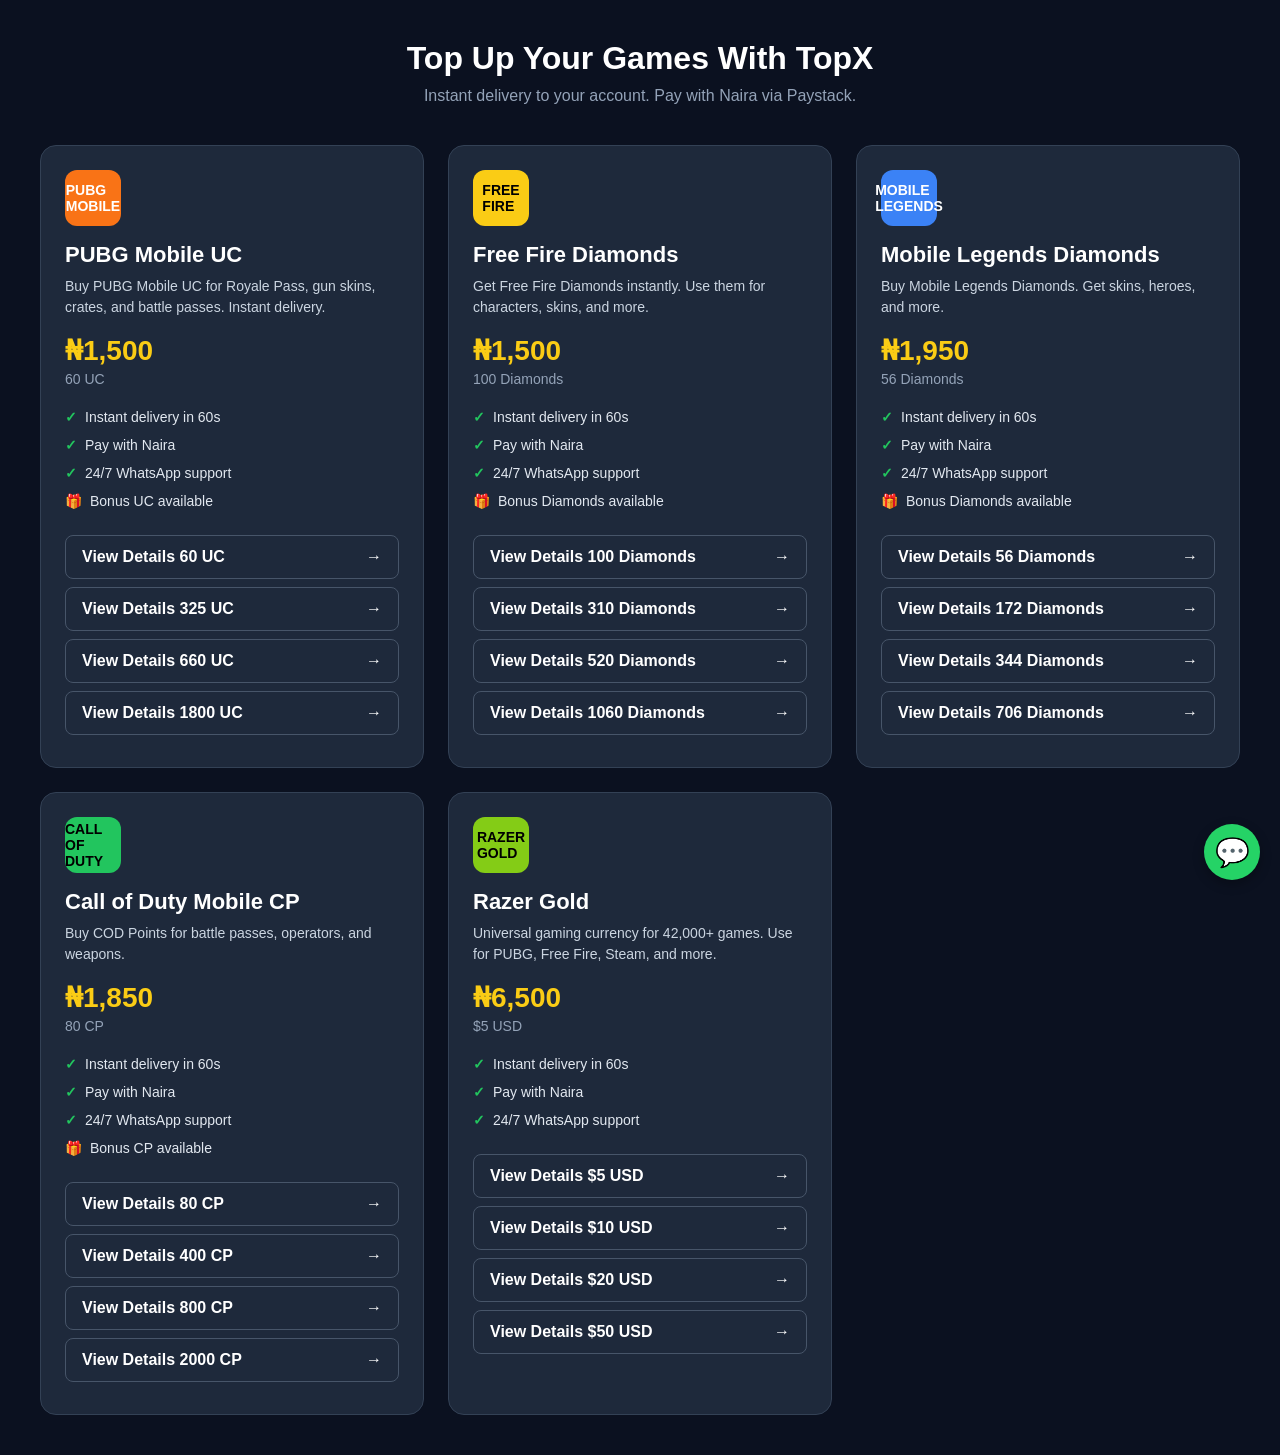
<file: game.html>
<!DOCTYPE html>
<html lang="en">
<head>
<meta charset="UTF-8">
<meta name="viewport" content="width=device-width, initial-scale=1.0">
<title>TopX Games - Top Up Instantly</title>
<link rel="icon" href="./favicon.ico">

<style>
    * { margin: 0; padding: 0; box-sizing: border-box; }
  body {
    font-family: 'Segoe UI', Arial, sans-serif;
    background: #0b1120;
    color: #fff;
    padding: 40px 20px;
  }
  h1 { text-align: center; font-size: 32px; margin-bottom: 10px; }
  .subtitle { text-align: center; color: #94a3b8; margin-bottom: 40px; }
  .grid {
    display: grid;
    grid-template-columns: repeat(auto-fit, minmax(300px, 1fr));
    gap: 24px;
    max-width: 1200px;
    margin: 0 auto;
  }
  .card {
    background: #1e293b;
    border-radius: 16px;
    padding: 24px;
    border: 1px solid #334155;
    transition: 0.3s;
  }
  .card:hover { border-color: #facc15; transform: translateY(-4px); }
  .game-logo {
    width: 56px; height: 56px; border-radius: 12px;
    display: flex; align-items: center; justify-content: center;
    font-weight: bold; font-size: 14px; margin-bottom: 16px;
  }
  .pubg { background: #f97316; }
  .freefire { background: #facc15; color: #000; }
  .mlbb { background: #3b82f6; }
  .cod { background: #22c55e; color: #000; }
  .razer { background: #84cc16; color: #000; }
  .card h2 { font-size: 22px; margin-bottom: 8px; }
  .desc { color: #cbd5e1; font-size: 14px; line-height: 1.5; margin-bottom: 16px; }
  .price { font-size: 28px; font-weight: bold; color: #facc15; margin-bottom: 4px; }
  .price-sub { color: #94a3b8; font-size: 14px; margin-bottom: 16px; }
  .features { list-style: none; margin-bottom: 20px; }
  .features li { padding: 6px 0; font-size: 14px; color: #e2e8f0; }
  .features li::before { content: "✓"; color: #22c55e; margin-right: 8px; font-weight: bold; }
  .features li.bonus::before { content: "🎁"; }
  .btn {
    display: flex; align-items: center; justify-content: space-between;
    width: 100%; padding: 12px 16px; margin-bottom: 8px;
    background: transparent; border: 1px solid #475569; border-radius: 8px;
    color: #fff; text-decoration: none; font-weight: 600; transition: 0.2s;
  }
  .btn:hover { background: #334155; border-color: #facc15; }
  .whatsapp-float {
    position: fixed; bottom: 20px; right: 20px;
    background: #25d366; color: white; border-radius: 50%;
    width: 56px; height: 56px; display: flex; align-items: center;
    justify-content: center; font-size: 28px; text-decoration: none;
    box-shadow: 0 4px 12px rgba(0,0,0,0.3); z-index: 100;
  }
</style>
</head>
<body>

<h1>Top Up Your Games With TopX</h1>
<p class="subtitle">Instant delivery to your account. Pay with Naira via Paystack.</p>

<div class="grid">
  <!-- PUBG Mobile -->
  <div class="card">
    <div class="game-logo pubg">PUBG<br>MOBILE</div>
    <h2>PUBG Mobile UC</h2>
    <p class="desc">Buy PUBG Mobile UC for Royale Pass, gun skins, crates, and battle passes. Instant delivery.</p>
    <div class="price">₦1,500</div>
    <div class="price-sub">60 UC</div>
    <ul class="features">
      <li>Instant delivery in 60s</li>
      <li>Pay with Naira</li>
      <li>24/7 WhatsApp support</li>
      <li class="bonus">Bonus UC available</li>
    </ul>
    <a href="https://paystack.shop/pay/xchd1h-ct-" class="btn">View Details 60 UC <span>→</span></a>
    <a href="https://paystack.shop/pay/4hnu-pbxvs" class="btn">View Details 325 UC <span>→</span></a>
    <a href="https://paystack.shop/pay/al2-u8zqrh" class="btn">View Details 660 UC <span>→</span></a>
    <a href="https://paystack.shop/pay/vr7f7yevnf" class="btn">View Details 1800 UC <span>→</span></a>
  </div>

  <!-- Free Fire -->
  <div class="card">
    <div class="game-logo freefire">FREE<br>FIRE</div>
    <h2>Free Fire Diamonds</h2>
    <p class="desc">Get Free Fire Diamonds instantly. Use them for characters, skins, and more.</p>
    <div class="price">₦1,500</div>
    <div class="price-sub">100 Diamonds</div>
    <ul class="features">
      <li>Instant delivery in 60s</li>
      <li>Pay with Naira</li>
      <li>24/7 WhatsApp support</li>
      <li class="bonus">Bonus Diamonds available</li>
    </ul>
    <a href="https://paystack.shop/pay/ngoff5sj6j" class="btn">View Details 100 Diamonds <span>→</span></a>
    <a href="https://paystack.shop/pay/ev4qpxm20n" class="btn">View Details 310 Diamonds<span>→</span></a>
    <a href="https://paystack.shop/pay/2viwco8n-y" class="btn">View Details 520 Diamonds<span>→</span></a>
    <a href="https://paystack.shop/pay/7b4tw1c056" class="btn">View Details 1060 Diamonds<span>→</span></a>
  </div>

  <!-- Mobile Legends -->
  <div class="card">
    <div class="game-logo mlbb">MOBILE<br>LEGENDS</div>
    <h2>Mobile Legends Diamonds</h2>
    <p class="desc">Buy Mobile Legends Diamonds. Get skins, heroes, and more.</p>
    <div class="price">₦1,950</div>
    <div class="price-sub">56 Diamonds</div>
    <ul class="features">
      <li>Instant delivery in 60s</li>
      <li>Pay with Naira</li>
      <li>24/7 WhatsApp support</li>
      <li class="bonus">Bonus Diamonds available</li>
    </ul>
    <a href="https://paystack.shop/pay/c4pydxbpqz" class="btn">View Details 56 Diamonds <span>→</span></a>
    <a href="https://paystack.shop/pay/37dpo6qy38" class="btn">View Details 172 Diamonds <span>→</span></a>
    <a href="https://paystack.shop/pay/l9fog6nznw" class="btn">View Details 344 Diamonds <span>→</span></a>
    <a href="https://paystack.shop/pay/v8njow94bd" class="btn">View Details 706 Diamonds <span>→</span></a>
  </div>

  <!-- COD Mobile -->
  <div class="card">
    <div class="game-logo cod">CALL OF<br>DUTY</div>
    <h2>Call of Duty Mobile CP</h2>
    <p class="desc">Buy COD Points for battle passes, operators, and weapons.</p>
    <div class="price">₦1,850</div>
    <div class="price-sub">80 CP</div>
    <ul class="features">
      <li>Instant delivery in 60s</li>
      <li>Pay with Naira</li>
      <li>24/7 WhatsApp support</li>
      <li class="bonus">Bonus CP available</li>
    </ul>
    <a href="https://paystack.shop/pay/sqb4hwqy0k" class="btn">View Details 80 CP <span>→</span></a>
    <a href="https://paystack.shop/pay/r9q8rj1ml0" class="btn">View Details 400 CP <span>→</span></a>
    <a href="https://paystack.shop/pay/k4jo2h97el" class="btn">View Details 800 CP <span>→</span></a>
    <a href="https://paystack.shop/pay/ymvh7iapzj" class="btn">View Details 2000 CP <span>→</span></a>
  </div>

  <!-- Razer Gold -->
  <div class="card">
    <div class="game-logo razer">RAZER<br>GOLD</div>
    <h2>Razer Gold</h2>
    <p class="desc">Universal gaming currency for 42,000+ games. Use for PUBG, Free Fire, Steam, and more.</p>
    <div class="price">₦6,500</div>
    <div class="price-sub">$5 USD</div>
    <ul class="features">
      <li>Instant delivery in 60s</li>
      <li>Pay with Naira</li>
      <li>24/7 WhatsApp support</li>
    </ul>
    <a href="https://paystack.shop/pay/ild9ljl3u-" class="btn">View Details $5 USD <span>→</span></a>
    <a href="https://paystack.shop/pay/w8z5cuawx1" class="btn">View Details $10 USD <span>→</span></a>
    <a href="https://paystack.shop/pay/5r7kbi7utv" class="btn">View Details $20 USD <span>→</span></a>
    <a href="https://paystack.shop/pay/aq4lez1ybx" class="btn">View Details $50 USD <span>→</span></a>
  </div>
</div>

<a href="https://wa.me/2349137832988?text=Hi%20TopX,%20I%20just%20made%20a%20payment" 
   class="whatsapp-float" target="_blank">💬</a>

<!-- Service Worker Registration -->
<script>
if ('serviceWorker' in navigator) {
  window.addEventListener('load', () => {
    navigator.serviceWorker.register('./sw.js', { scope: './' })
      .then(reg => console.log('SW registered:', reg.scope))
      .catch(err => console.log('SW registration failed:', err));
  });
}
</script>

</body>
</html>
</file>
